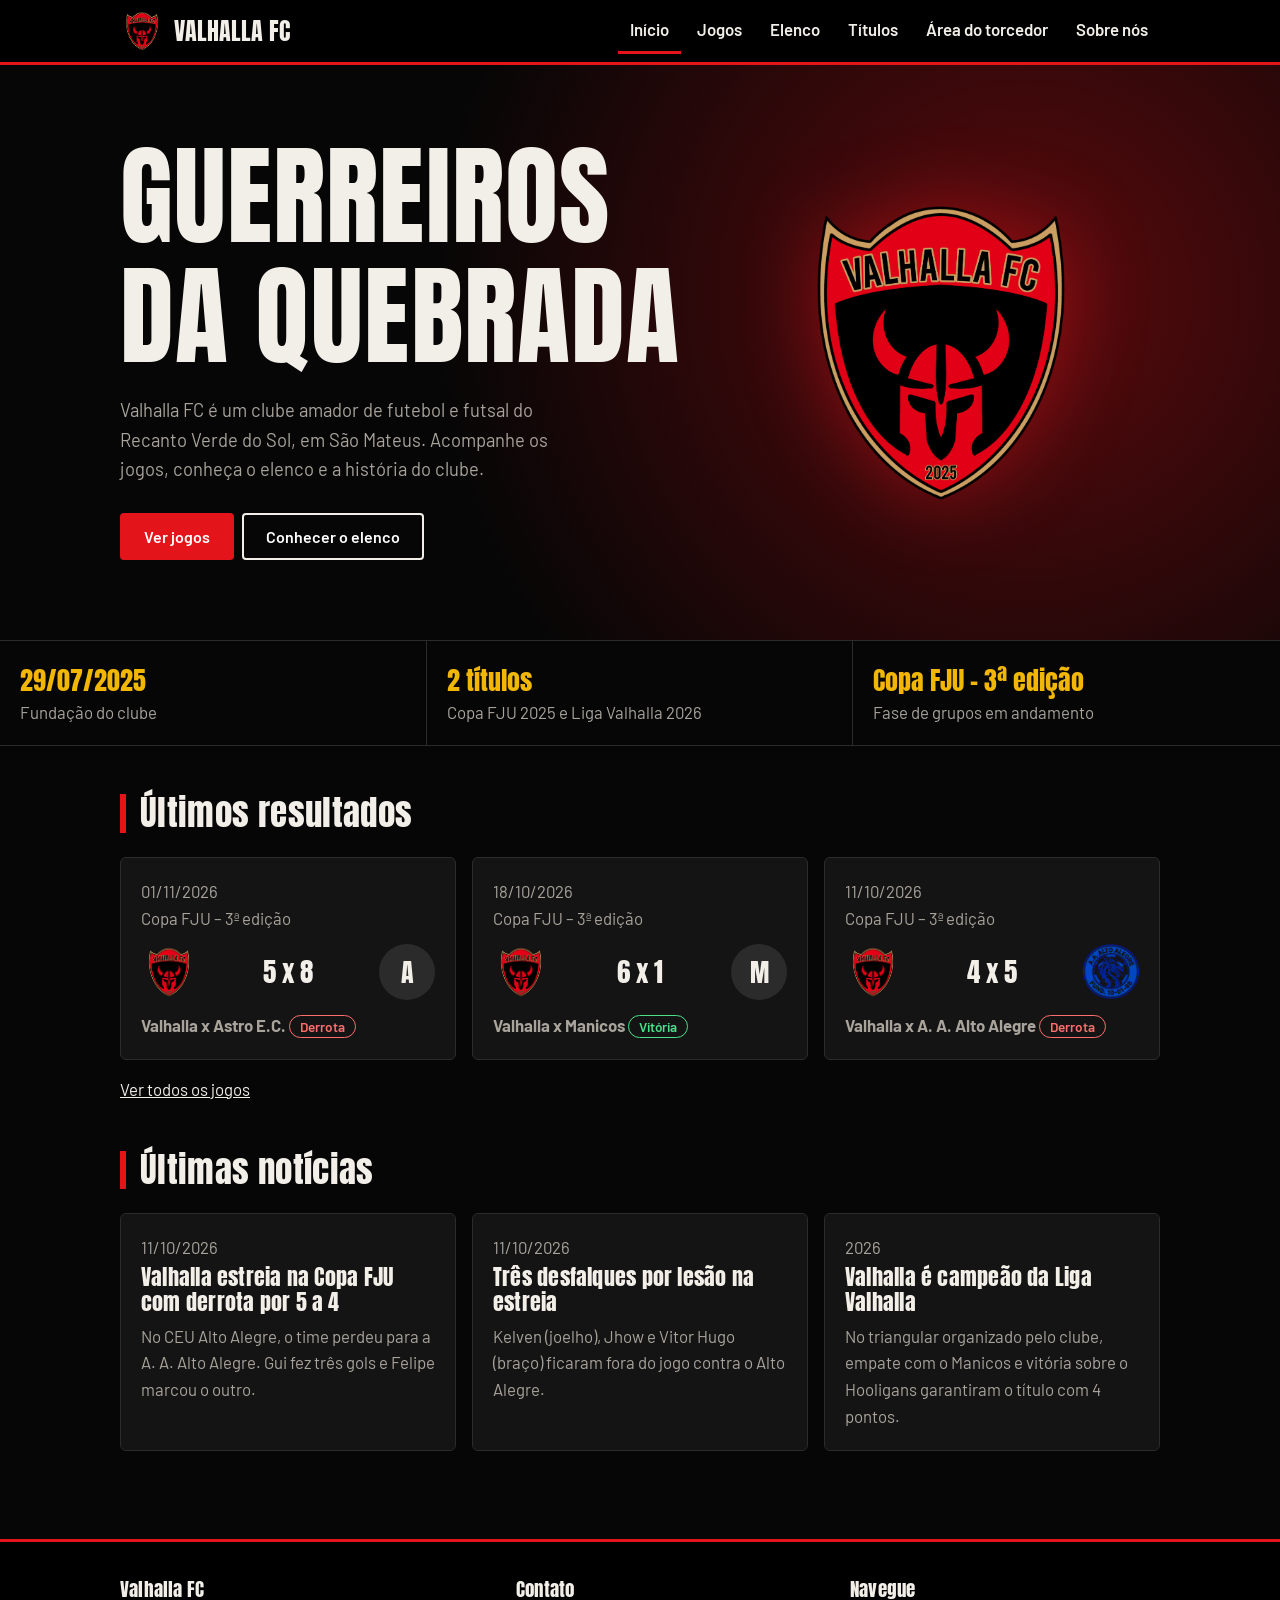
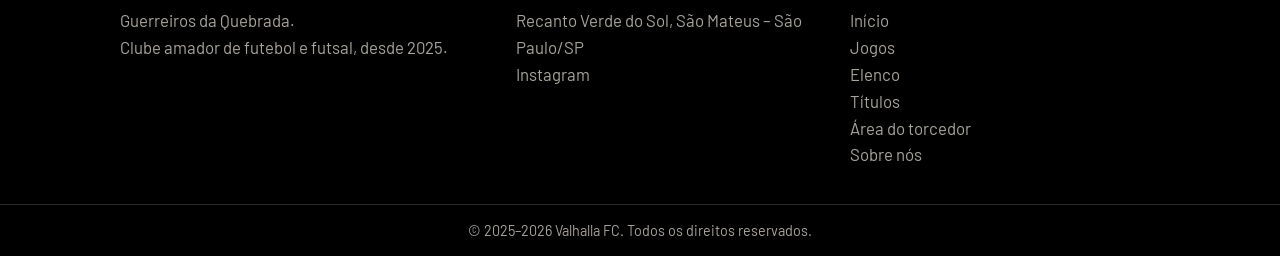
<file: Valhalla-site/index.html>
<!DOCTYPE html>
<html lang="pt-BR">
<head><meta charset="UTF-8"><meta name="viewport" content="width=device-width, initial-scale=1.0"><title>Valhalla FC – Guerreiros da Quebrada</title><link rel="icon" href="img/escudo_valhalla.png"><link rel="stylesheet" href="styles.css"></head>
<body data-p="inicio">
<header id="topo"></header>
<main>
<section class="hero"><div class="wrap"><div><h1>Guerreiros da Quebrada</h1><p>Valhalla FC é um clube amador de futebol e futsal do Recanto Verde do Sol, em São Mateus. Acompanhe os jogos, conheça o elenco e a história do clube.</p><a class="btn" href="jogos.html">Ver jogos</a><a class="btn o" href="elenco.html">Conhecer o elenco</a></div><img src="img/escudo_valhalla.png" alt="Escudo do Valhalla FC"></div></section>
<div class="info"><div><b>29/07/2025</b><span>Fundação do clube</span></div><div><b>2 títulos</b><span>Copa FJU 2025 e Liga Valhalla 2026</span></div><div><b>Copa FJU – 3ª edição</b><span>Fase de grupos em andamento</span></div></div>
<section class="wrap"><h2 class="t">Últimos resultados</h2><div id="res" class="grade"></div><p style="margin-top:16px"><a href="jogos.html">Ver todos os jogos</a></p></section>
<section class="wrap" style="padding-top:0"><h2 class="t">Últimas notícias</h2><div id="nots" class="grade"></div></section>
</main>
<footer id="rodape"></footer>
<script src="jogadores.js"></script><script src="jogos.js"></script><script src="script.js"></script>
</body>
</html>
</file>
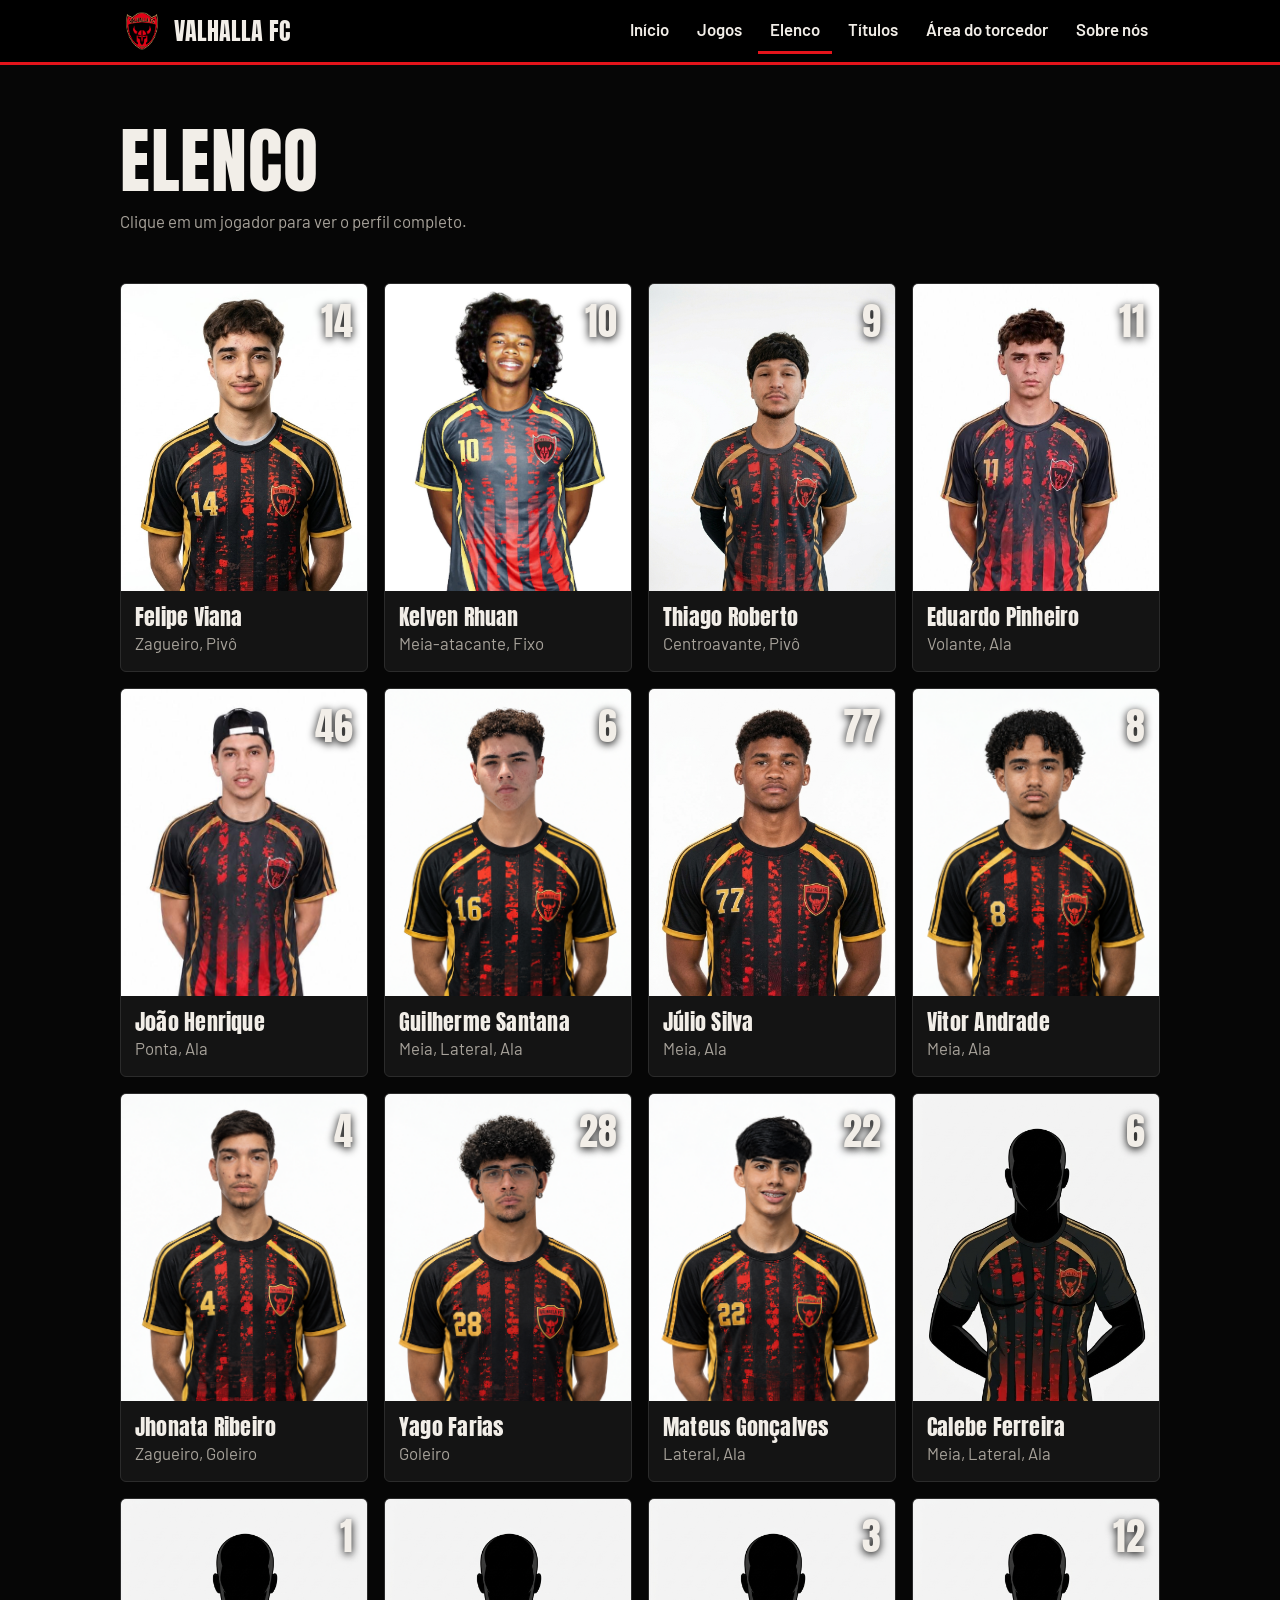
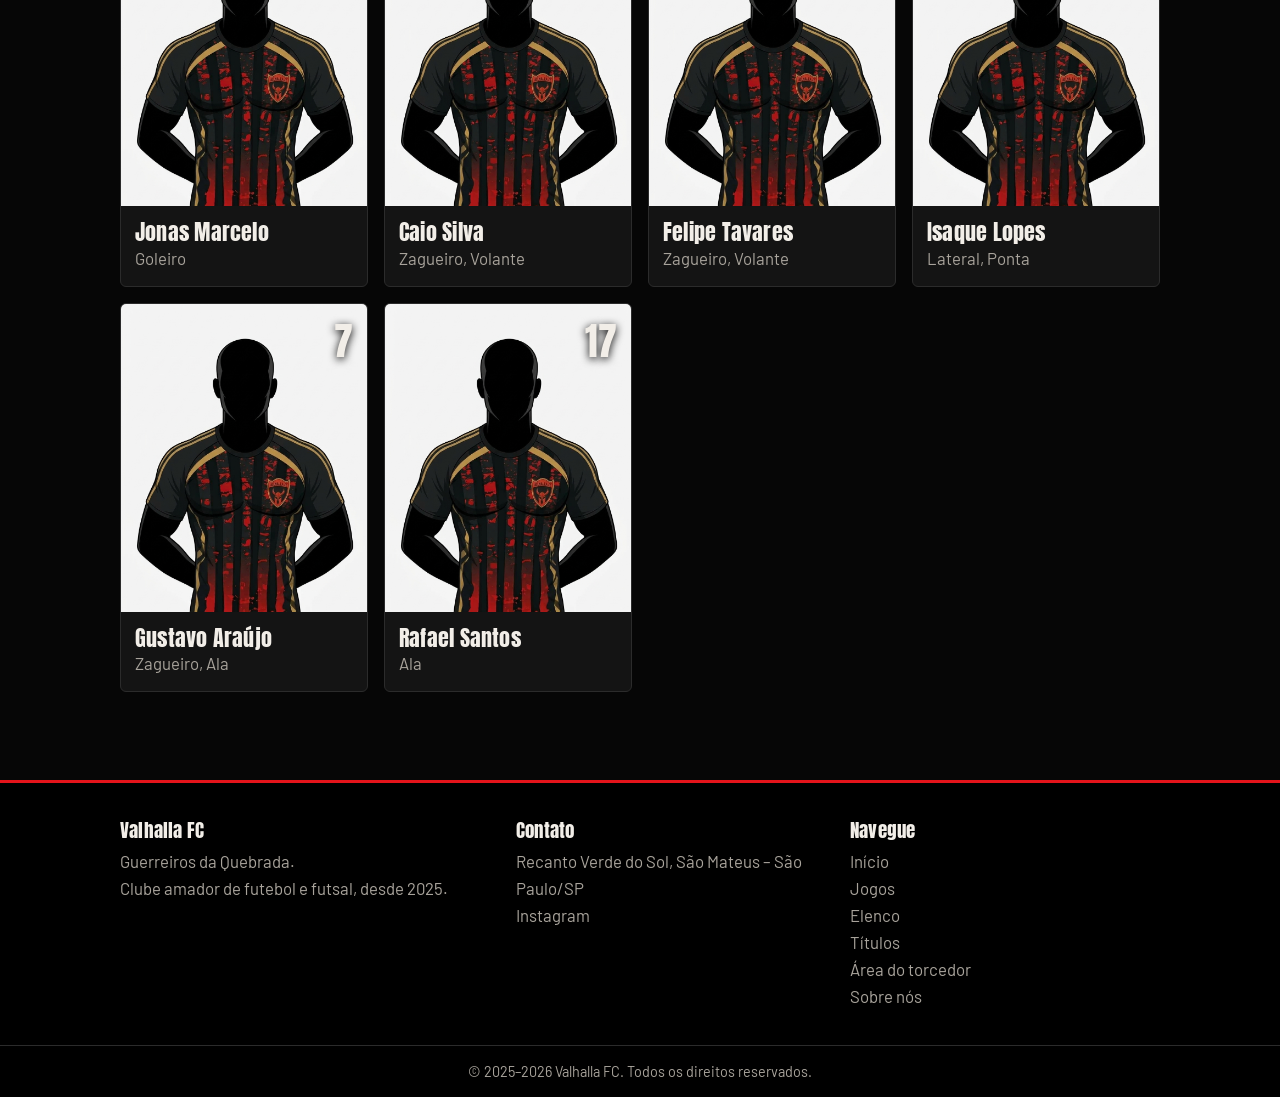
<file: Valhalla-site/elenco.html>
<!DOCTYPE html>
<html lang="pt-BR">
<head><meta charset="UTF-8"><meta name="viewport" content="width=device-width, initial-scale=1.0"><title>Elenco do Valhalla</title><link rel="icon" href="img/escudo_valhalla.png"><link rel="stylesheet" href="styles.css"></head>
<body data-p="elenco">
<header id="topo"></header>
<div class="topo-pag"><h1>Elenco</h1><p>Clique em um jogador para ver o perfil completo.</p></div>
<main class="wrap"><div id="grade" class="grade el"></div></main>
<footer id="rodape"></footer>
<script src="jogadores.js"></script><script src="jogos.js"></script><script src="script.js"></script>
</body>
</html>
</file>
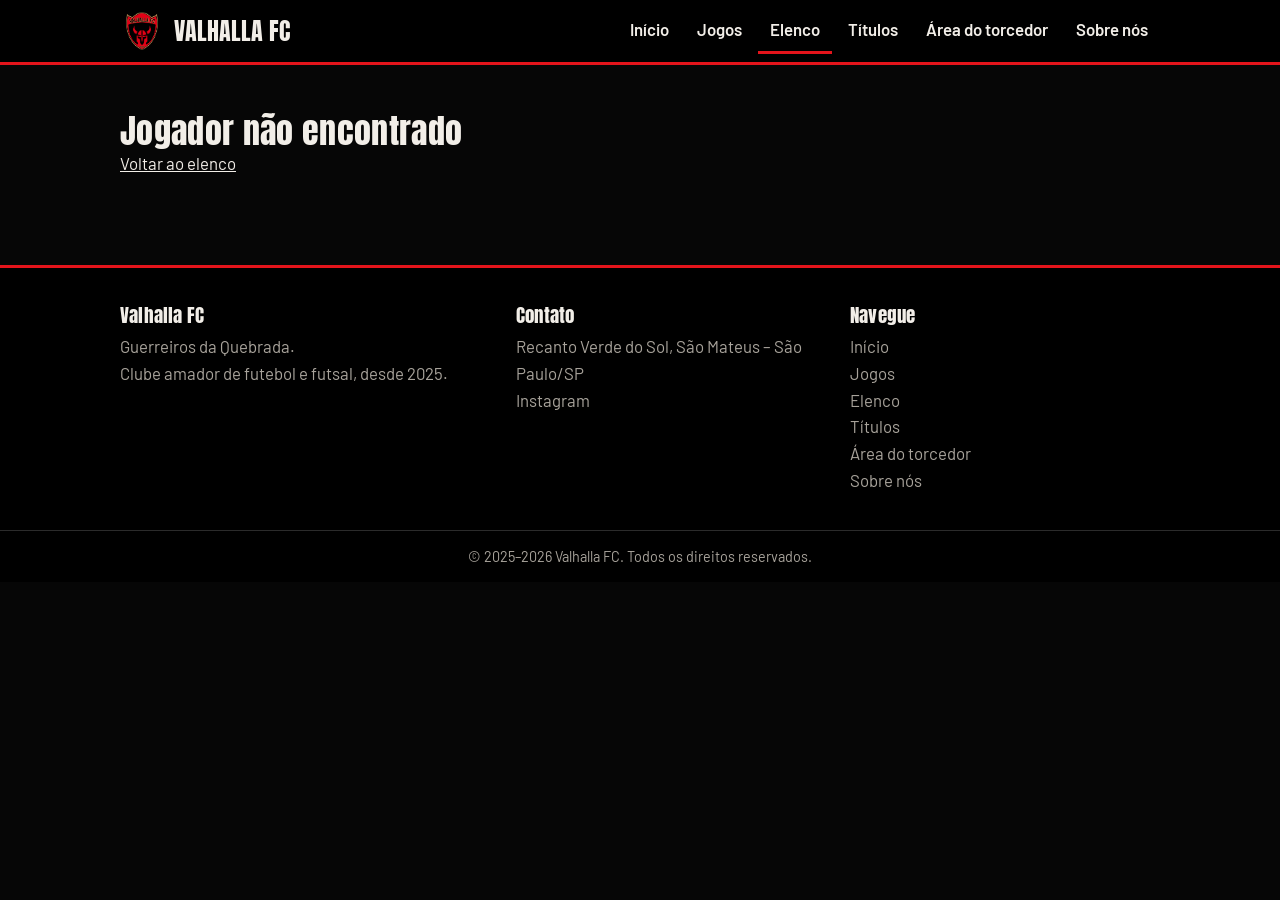
<file: Valhalla-site/jogador.html>
<!DOCTYPE html>
<html lang="pt-BR">
<head><meta charset="UTF-8"><meta name="viewport" content="width=device-width, initial-scale=1.0"><title>Jogador – Valhalla FC</title><link rel="icon" href="img/escudo_valhalla.png"><link rel="stylesheet" href="styles.css"></head>
<body data-p="jogador">
<header id="topo"></header>
<main id="app"></main>
<footer id="rodape"></footer>
<script src="jogadores.js"></script><script src="jogos.js"></script><script src="script.js"></script>
</body>
</html>
</file>
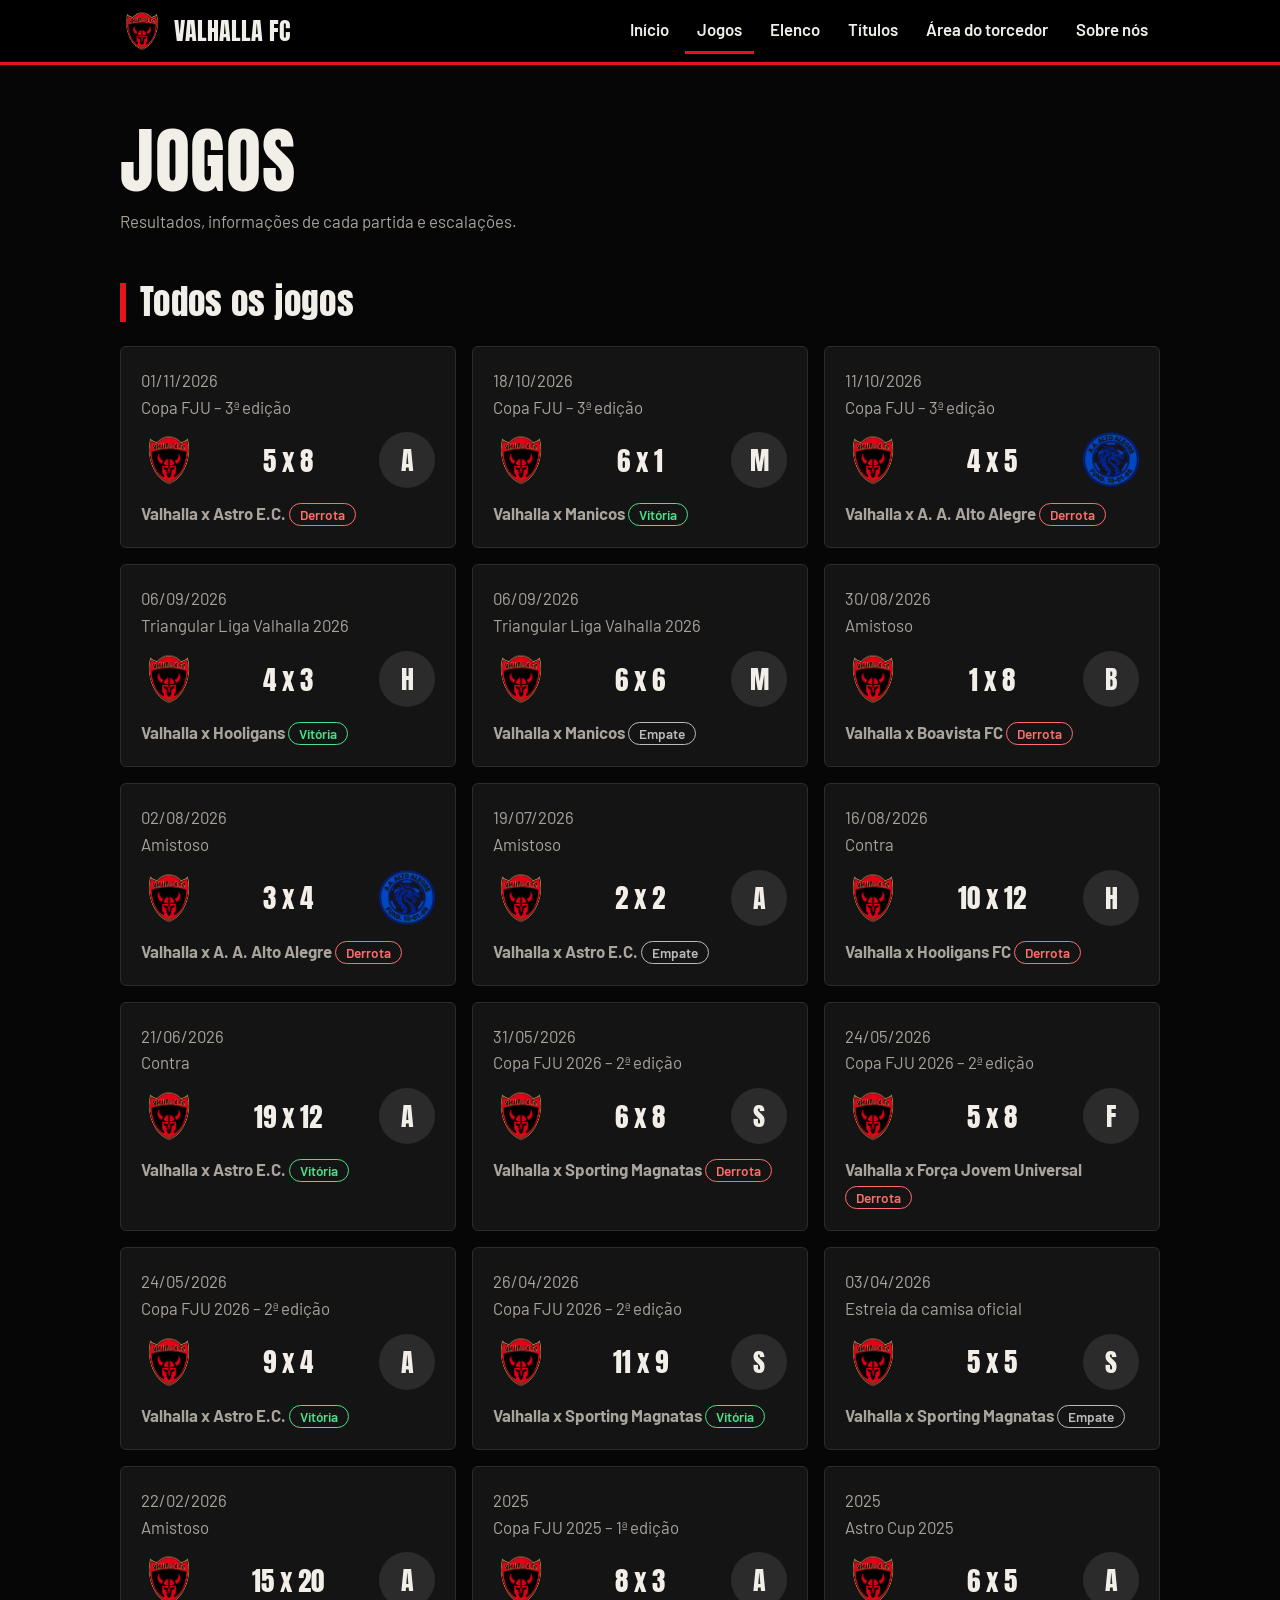
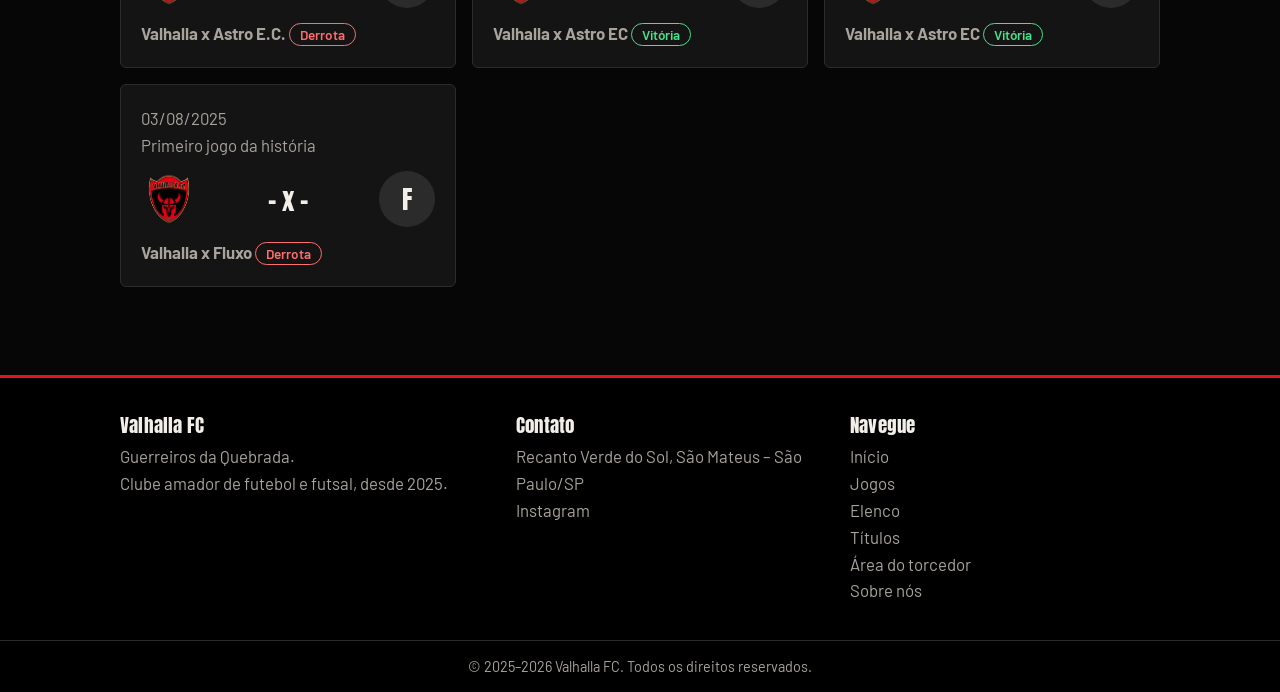
<file: Valhalla-site/jogos.html>
<!DOCTYPE html>
<html lang="pt-BR">
<head><meta charset="UTF-8"><meta name="viewport" content="width=device-width, initial-scale=1.0"><title>Jogos do Valhalla</title><link rel="icon" href="img/escudo_valhalla.png"><link rel="stylesheet" href="styles.css"></head>
<body data-p="jogos">
<header id="topo"></header>
<div class="topo-pag"><h1>Jogos</h1><p>Resultados, informações de cada partida e escalações.</p></div>
<main id="app" class="wrap"></main>
<footer id="rodape"></footer>
<script src="jogadores.js"></script><script src="jogos.js"></script><script src="script.js"></script>
</body>
</html>
</file>
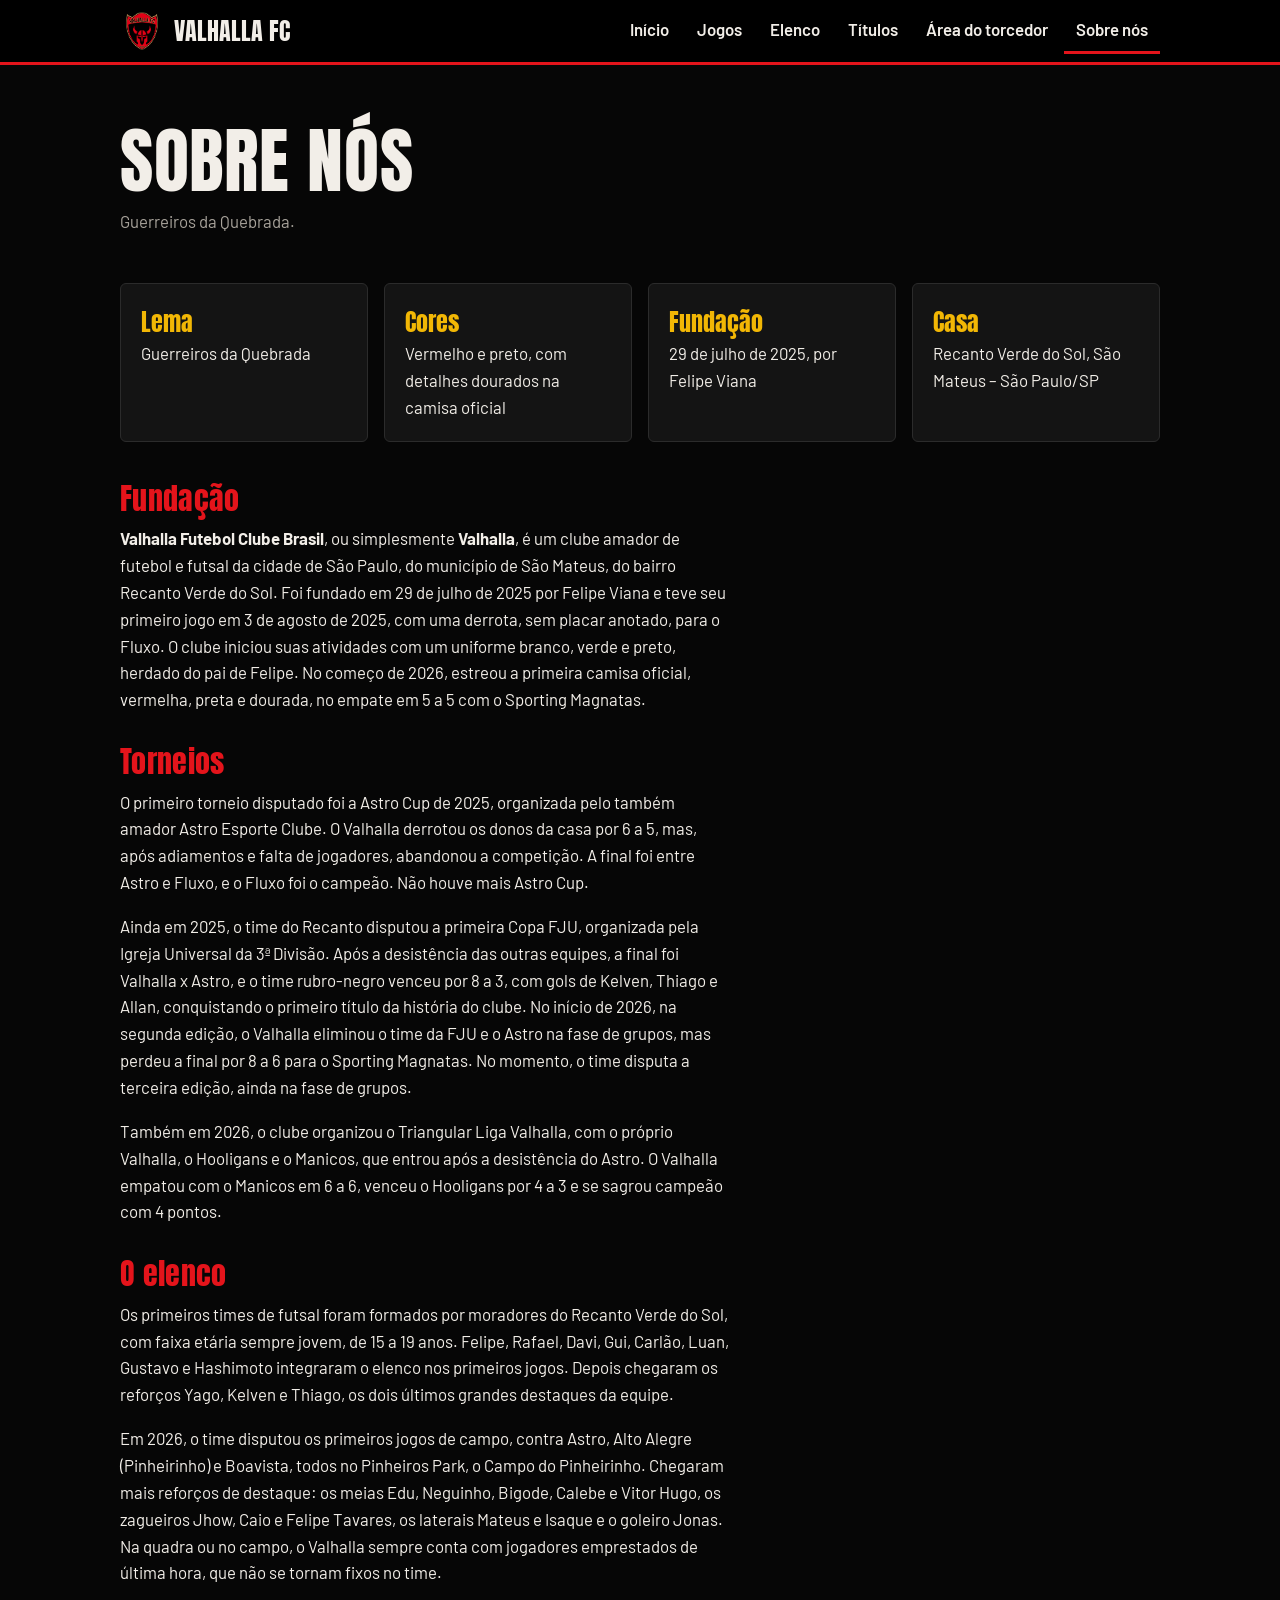
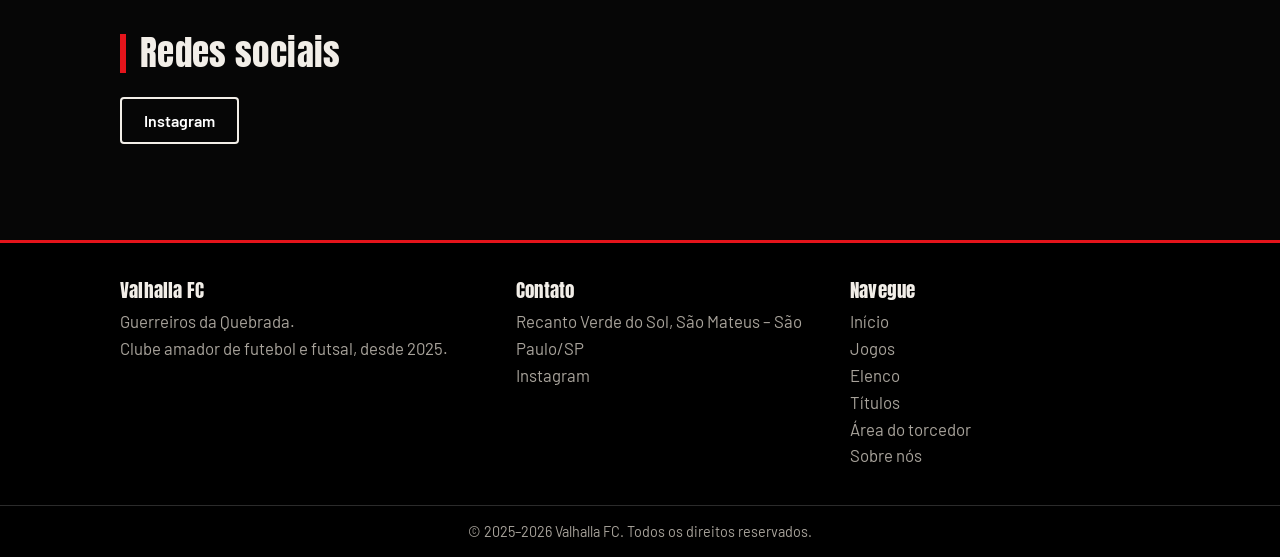
<file: Valhalla-site/sobre.html>
<!DOCTYPE html>
<html lang="pt-BR">
<head><meta charset="UTF-8"><meta name="viewport" content="width=device-width, initial-scale=1.0"><title>Sobre nós – Valhalla FC</title><link rel="icon" href="img/escudo_valhalla.png"><link rel="stylesheet" href="styles.css"></head>
<body data-p="sobre">
<header id="topo"></header>
<div class="topo-pag"><h1>Sobre nós</h1><p>Guerreiros da Quebrada.</p></div>
<main class="wrap">
<div class="ident"><div class="card"><b>Lema</b>Guerreiros da Quebrada</div><div class="card"><b>Cores</b>Vermelho e preto, com detalhes dourados na camisa oficial</div><div class="card"><b>Fundação</b>29 de julho de 2025, por Felipe Viana</div><div class="card"><b>Casa</b>Recanto Verde do Sol, São Mateus – São Paulo/SP</div></div>
<div class="texto">
<h2>Fundação</h2>
<p><b>Valhalla Futebol Clube Brasil</b>, ou simplesmente <b>Valhalla</b>, é um clube amador de futebol e futsal da cidade de São Paulo, do município de São Mateus, do bairro Recanto Verde do Sol. Foi fundado em 29 de julho de 2025 por Felipe Viana e teve seu primeiro jogo em 3 de agosto de 2025, com uma derrota, sem placar anotado, para o Fluxo. O clube iniciou suas atividades com um uniforme branco, verde e preto, herdado do pai de Felipe. No começo de 2026, estreou a primeira camisa oficial, vermelha, preta e dourada, no empate em 5 a 5 com o Sporting Magnatas.</p>
<h2>Torneios</h2>
<p>O primeiro torneio disputado foi a Astro Cup de 2025, organizada pelo também amador Astro Esporte Clube. O Valhalla derrotou os donos da casa por 6 a 5, mas, após adiamentos e falta de jogadores, abandonou a competição. A final foi entre Astro e Fluxo, e o Fluxo foi o campeão. Não houve mais Astro Cup.</p>
<p>Ainda em 2025, o time do Recanto disputou a primeira Copa FJU, organizada pela Igreja Universal da 3ª Divisão. Após a desistência das outras equipes, a final foi Valhalla x Astro, e o time rubro-negro venceu por 8 a 3, com gols de Kelven, Thiago e Allan, conquistando o primeiro título da história do clube. No início de 2026, na segunda edição, o Valhalla eliminou o time da FJU e o Astro na fase de grupos, mas perdeu a final por 8 a 6 para o Sporting Magnatas. No momento, o time disputa a terceira edição, ainda na fase de grupos.</p>
<p>Também em 2026, o clube organizou o Triangular Liga Valhalla, com o próprio Valhalla, o Hooligans e o Manicos, que entrou após a desistência do Astro. O Valhalla empatou com o Manicos em 6 a 6, venceu o Hooligans por 4 a 3 e se sagrou campeão com 4 pontos.</p>
<h2>O elenco</h2>
<p>Os primeiros times de futsal foram formados por moradores do Recanto Verde do Sol, com faixa etária sempre jovem, de 15 a 19 anos. Felipe, Rafael, Davi, Gui, Carlão, Luan, Gustavo e Hashimoto integraram o elenco nos primeiros jogos. Depois chegaram os reforços Yago, Kelven e Thiago, os dois últimos grandes destaques da equipe.</p>
<p>Em 2026, o time disputou os primeiros jogos de campo, contra Astro, Alto Alegre (Pinheirinho) e Boavista, todos no Pinheiros Park, o Campo do Pinheirinho. Chegaram mais reforços de destaque: os meias Edu, Neguinho, Bigode, Calebe e Vitor Hugo, os zagueiros Jhow, Caio e Felipe Tavares, os laterais Mateus e Isaque e o goleiro Jonas. Na quadra ou no campo, o Valhalla sempre conta com jogadores emprestados de última hora, que não se tornam fixos no time.</p>
</div>
<h2 class="t" style="margin-top:48px">Redes sociais</h2><div id="redes"></div>
</main>
<footer id="rodape"></footer>
<script src="jogadores.js"></script><script src="jogos.js"></script><script src="script.js"></script>
</body>
</html>
</file>
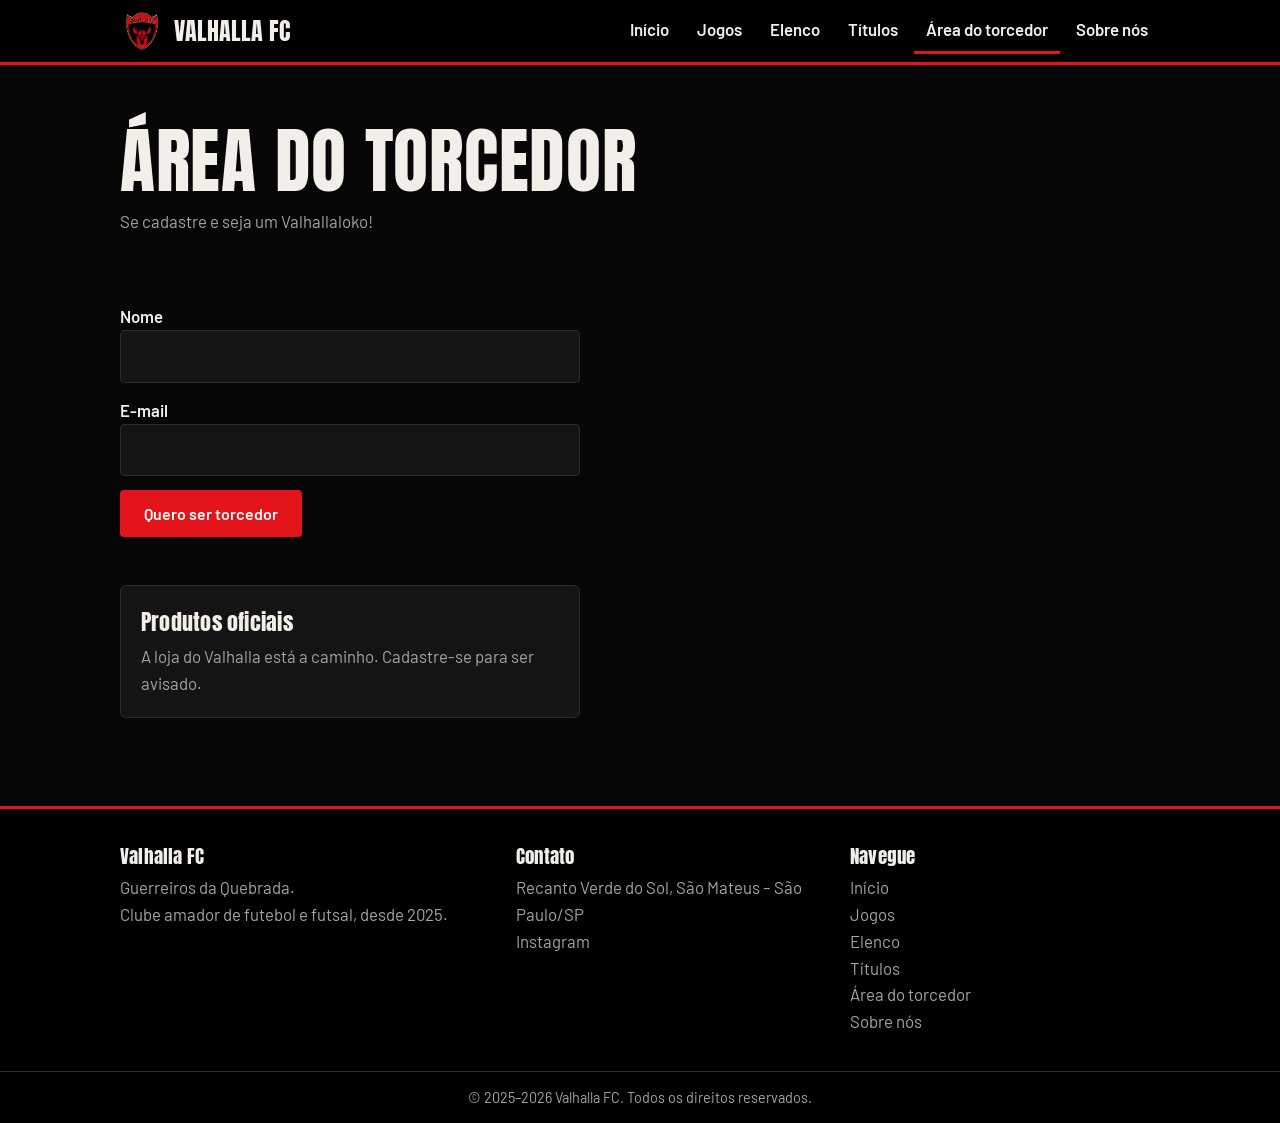
<file: Valhalla-site/torcedor.html>
<!DOCTYPE html>
<html lang="pt-BR">
<head><meta charset="UTF-8"><meta name="viewport" content="width=device-width, initial-scale=1.0"><title>Área do torcedor</title><link rel="icon" href="img/escudo_valhalla.png"><link rel="stylesheet" href="styles.css"></head>
<body data-p="torcedor">
<header id="topo"></header>
<div class="topo-pag"><h1>Área do torcedor</h1><p>Se cadastre e seja um Valhallaloko!</p></div>
<main class="wrap">
<form action="https://formspree.io/f/moejgrwr" method="POST"><div><label for="nome">Nome</label><input type="text" id="nome" name="nome" required></div><div><label for="email">E-mail</label><input type="email" id="email" name="email" required></div><div><button class="btn" type="submit">Quero ser torcedor</button></div></form>
<div class="card" style="max-width:460px"><h3>Produtos oficiais</h3><p>A loja do Valhalla está a caminho. Cadastre-se para ser avisado.</p></div>
</main>
<footer id="rodape"></footer>
<script src="jogadores.js"></script><script src="jogos.js"></script><script src="script.js"></script>
</body>
</html>
</file>
<file: Valhalla-site/styles.css>
/* ========================================
   FONTES
======================================== */

@import url('https://fonts.googleapis.com/css2?family=Anton&family=Barlow:wght@400;500;600&display=swap');


/* ========================================
   VARIÁVEIS
======================================== */

:root {
    --k: #060606;
    --g: #141414;
    --l: #2b2b2b;
    --r: #e4141b;
    --o: #f2b705;
    --b: #f2eee8;
    --m: #a8a39b;
}


/* ========================================
   RESET E CONFIGURAÇÕES GERAIS
======================================== */

* {
    box-sizing: border-box;
    margin: 0;
    padding: 0;
}

html {
    scroll-behavior: smooth;
}

body {
    background: var(--k);
    color: var(--b);
    font: 400 1.05rem/1.6 Barlow, sans-serif;
}

h1,
h2,
h3 {
    font-family: Anton, sans-serif;
    font-weight: 400;
    line-height: 1.1;
    letter-spacing: .01em;
}

a {
    color: inherit;
}

img {
    max-width: 100%;
    display: block;
}

:focus-visible {
    outline: 3px solid var(--o);
    outline-offset: 2px;
}

.wrap {
    max-width: 1080px;
    margin: 0 auto;
    padding: 48px 20px;
}


/* ========================================
   CABEÇALHO E NAVEGAÇÃO
======================================== */

header {
    position: sticky;
    top: 0;
    z-index: 20;
    background: #000;
    border-bottom: 3px solid var(--r);
}

.hd {
    max-width: 1080px;
    margin: auto;
    padding: 8px 20px;
    display: flex;
    align-items: center;
    gap: 16px;
}

.marca {
    display: flex;
    align-items: center;
    gap: 10px;
    text-decoration: none;
    font: 1.5rem Anton;
    margin-right: auto;
}

.marca img {
    width: 44px;
    height: 44px;
    object-fit: contain;
}

nav {
    display: flex;
    gap: 4px;
}

nav a {
    padding: 8px 12px;
    text-decoration: none;
    font-weight: 600;
    border-bottom: 3px solid transparent;
}

nav a:hover {
    color: var(--o);
}

nav a.ativo {
    border-color: var(--r);
}

.menu {
    display: none;
    background: none;
    border: 1px solid var(--l);
    color: var(--b);
    padding: 4px 12px;
    font-size: 1.3rem;
    border-radius: 4px;
}


/* ========================================
   HERO / BANNER PRINCIPAL
======================================== */

.hero {
    background: radial-gradient(circle at 80% 40%, #5a0a0d, transparent 55%);
    border-bottom: 1px solid var(--l);
}

.hero .wrap {
    display: grid;
    grid-template-columns: 1.3fr 1fr;
    gap: 32px;
    align-items: center;
    padding-top: 72px;
    padding-bottom: 72px;
}

.hero h1 {
    font-size: clamp(3.2rem, 9vw, 6.8rem);
    text-transform: uppercase;
}

.hero p {
    max-width: 46ch;
    color: var(--m);
    margin: 20px 0 28px;
    font-size: 1.15rem;
}

.hero img {
    width: min(100%, 340px);
    margin: auto;
    filter: drop-shadow(0 0 40px #e4141b77);
}


/* ========================================
   BOTÕES
======================================== */

.btn {
    display: inline-block;
    padding: 12px 22px;
    background: var(--r);
    color: #fff;
    text-decoration: none;
    font: 600 1rem Barlow;
    border-radius: 4px;
    border: 2px solid var(--r);
    cursor: pointer;
    margin: 0 8px 8px 0;
}

.btn:hover {
    background: var(--o);
    border-color: var(--o);
    color: #000;
}

.btn.o {
    background: none;
    border-color: var(--b);
}


/* ========================================
   INFORMAÇÕES E ESTATÍSTICAS
======================================== */

.info {
    display: grid;
    grid-template-columns: repeat(3, 1fr);
    border-bottom: 1px solid var(--l);
}

.info div {
    padding: 20px;
    border-right: 1px solid var(--l);
}

.info div:last-child {
    border: 0;
}

.info b {
    display: block;
    font: 1.6rem Anton;
    color: var(--o);
}

.info span,
.l {
    color: var(--m);
}

.stats {
    display: flex;
    gap: 12px;
    margin: 20px 0;
}

.stats .card {
    flex: 1;
    text-align: center;
}

.stats b {
    font: 2rem Anton;
    display: block;
    color: var(--o);
}


/* ========================================
   TÍTULOS E CABEÇALHOS DE PÁGINA
======================================== */

.t {
    font-size: 2.2rem;
    margin-bottom: 24px;
    padding-left: 14px;
    border-left: 6px solid var(--r);
}

.topo-pag {
    max-width: 1080px;
    margin: auto;
    padding: 56px 20px 0;
}

.topo-pag h1 {
    font-size: clamp(2.6rem, 7vw, 4.5rem);
    text-transform: uppercase;
}

.topo-pag p {
    color: var(--m);
    margin-top: 8px;
}


/* ========================================
   GRIDS E CARDS
======================================== */

.grade {
    display: grid;
    grid-template-columns: repeat(auto-fill, minmax(250px, 1fr));
    gap: 16px;
}

.card {
    background: var(--g);
    border: 1px solid var(--l);
    border-radius: 6px;
    padding: 20px;
    display: block;
    text-decoration: none;
}

a.card:hover {
    border-color: var(--r);
}

.card h3 {
    font-size: 1.4rem;
    margin: 4px 0 8px;
}

.card p {
    color: var(--m);
}


/* ========================================
   JOGOS E RESULTADOS
======================================== */

.jogo .p {
    display: flex;
    align-items: center;
    justify-content: space-between;
    margin: 12px 0;
    font: 1.7rem Anton;
}

.esc,
.inic {
    width: 56px;
    height: 56px;
    object-fit: contain;
}

.inic {
    border-radius: 50%;
    background: var(--l);
    display: grid;
    place-items: center;
    font: 1.6rem Anton;
}

.tag {
    font-weight: 600;
    font-size: .85rem;
    padding: 2px 10px;
    border-radius: 99px;
    border: 1px solid;
    white-space: nowrap;
}

.V {
    color: #4be08a;
}

.E {
    color: #bbb;
}

.D {
    color: #ff6e6e;
}


/* ========================================
   ELENCO E JOGADORES
======================================== */

.atleta {
    padding: 0;
    overflow: hidden;
    position: relative;
}

.atleta img {
    width: 100%;
    aspect-ratio: 4/5;
    object-fit: cover;
    object-position: top;
    background: var(--l);
}

.atleta .n {
    position: absolute;
    top: 8px;
    right: 14px;
    font: 2.4rem Anton;
    text-shadow: 0 2px 8px #000;
}

.atleta div.i {
    padding: 14px;
}

.atleta h3 {
    margin: 0;
}

.grade.el {
    grid-template-columns: repeat(auto-fill, minmax(200px, 1fr));
}


/* ========================================
   PERFIL INDIVIDUAL DO JOGADOR
======================================== */

.voltar {
    color: var(--m);
    text-decoration: none;
    display: inline-block;
    margin-bottom: 16px;
}

.perfil {
    display: grid;
    grid-template-columns: 320px 1fr;
    gap: 32px;
    align-items: start;
    margin-bottom: 40px;
}

.perfil > img {
    width: 100%;
    aspect-ratio: 4/5;
    object-fit: cover;
    object-position: top;
    border-radius: 6px;
    border: 1px solid var(--l);
}

.perfil h1 {
    font-size: clamp(2.4rem, 6vw, 4rem);
}

.big {
    font: 6rem/1 Anton;
    color: var(--r);
}

.sub {
    color: var(--o);
    font-weight: 600;
}


/* ========================================
   ESCALAÇÃO E QUADRA
======================================== */

.pl {
    display: flex;
    justify-content: center;
    align-items: center;
    gap: 20px;
    font: clamp(2.2rem, 7vw, 3.8rem) Anton;
    margin: 16px 0;
    text-align: center;
}

.pl .esc,
.pl .inic {
    width: 90px;
    height: 90px;
}

.quadra {
    position: relative;
    max-width: 420px;
    aspect-ratio: 3/4;
    margin: 16px auto;
    background: #0d0d0d;
    border: 3px solid var(--r);
    border-radius: 6px;
}

.quadra svg {
    position: absolute;
    inset: 0;
    width: 100%;
    height: 100%;
}

.atl {
    position: absolute;
    transform: translate(-50%, -50%);
    text-align: center;
    width: 90px;
}

.atl b {
    display: grid;
    place-items: center;
    width: 44px;
    height: 44px;
    margin: auto;
    border-radius: 50%;
    background: var(--r);
    border: 2px solid #fff;
    font: 1.2rem Anton;
}

.atl span {
    display: block;
    font-weight: 600;
    font-size: .85rem;
    text-shadow: 0 1px 4px #000;
}

.atl i {
    display: block;
    font-style: normal;
    font-size: .75rem;
    color: var(--o);
}


/* ========================================
   TÍTULOS E CONQUISTAS
======================================== */

.titulo {
    display: grid;
    grid-template-columns: 300px 1fr;
    gap: 28px;
    padding: 28px 0;
    border-bottom: 1px solid var(--l);
}

.titulo h2 {
    font-size: 2.4rem;
}

.titulo p {
    margin: 10px 0;
    max-width: 62ch;
}

.foto {
    aspect-ratio: 1;
    background: var(--g);
    border: 1px solid var(--l);
    border-radius: 6px;
    position: relative;
    overflow: hidden;
    display: grid;
    place-items: center;
    font-size: 5rem;
}

.foto::before {
    content: '🏆';
}

.foto img {
    position: absolute;
    inset: 0;
    width: 100%;
    height: 100%;
    object-fit: cover;
}


/* ========================================
   IDENTIFICAÇÃO E METADADOS
======================================== */

.ident {
    display: grid;
    grid-template-columns: repeat(auto-fit, minmax(220px, 1fr));
    gap: 16px;
    margin-bottom: 40px;
}

.ident b {
    display: block;
    font: 1.5rem Anton;
    color: var(--o);
}

.meta {
    display: grid;
    grid-template-columns: repeat(auto-fit, minmax(200px, 1fr));
    gap: 12px;
    margin: 24px 0 40px;
}

.meta div {
    background: var(--g);
    border: 1px solid var(--l);
    padding: 12px 16px;
    border-radius: 6px;
}

.meta small {
    display: block;
    color: var(--m);
}


/* ========================================
   TEXTOS E CONTEÚDO
======================================== */

.texto {
    max-width: 68ch;
}

.texto h2 {
    font-size: 1.9rem;
    margin: 32px 0 10px;
    color: var(--r);
}

.texto p {
    margin-bottom: 1em;
}


/* ========================================
   FORMULÁRIOS E CAMPOS
======================================== */

form {
    display: grid;
    gap: 14px;
    max-width: 460px;
    margin: 20px 0 40px;
}

label {
    font-weight: 600;
}

input {
    width: 100%;
    padding: 12px;
    background: var(--g);
    border: 1px solid var(--l);
    color: var(--b);
    border-radius: 4px;
    font: inherit;
}


/* ========================================
   RODAPÉ
======================================== */

footer {
    background: #000;
    border-top: 3px solid var(--r);
    margin-top: 40px;
}

.ft {
    max-width: 1080px;
    margin: auto;
    padding: 36px 20px;
    display: grid;
    grid-template-columns: 1.2fr 1fr 1fr;
    gap: 24px;
    color: var(--m);
}

.ft h3 {
    color: var(--b);
    font-size: 1.2rem;
    margin-bottom: 8px;
}

.ft a {
    display: block;
    text-decoration: none;
}

.ft a:hover {
    color: var(--o);
}

.copy {
    text-align: center;
    padding: 14px;
    border-top: 1px solid var(--l);
    color: var(--m);
    font-size: .9rem;
}


/* ========================================
   RESPONSIVIDADE
======================================== */

@media (max-width: 760px) {

    .menu {
        display: block;
    }

    nav {
        display: none;
        position: absolute;
        top: 100%;
        left: 0;
        right: 0;
        background: #000;
        flex-direction: column;
        padding: 8px 20px 16px;
        border-bottom: 3px solid var(--r);
    }

    nav.aberto {
        display: flex;
    }

    .hero .wrap,
    .perfil,
    .titulo,
    .ft,
    .info {
        grid-template-columns: 1fr;
    }

    .hero img {
        width: 200px;
        order: -1;
    }

    .info div {
        border-right: 0;
        border-bottom: 1px solid var(--l);
    }
}


/* ========================================
   ACESSIBILIDADE
======================================== */

@media (prefers-reduced-motion: reduce) {

    html {
        scroll-behavior: auto;
    }

}
</file>
